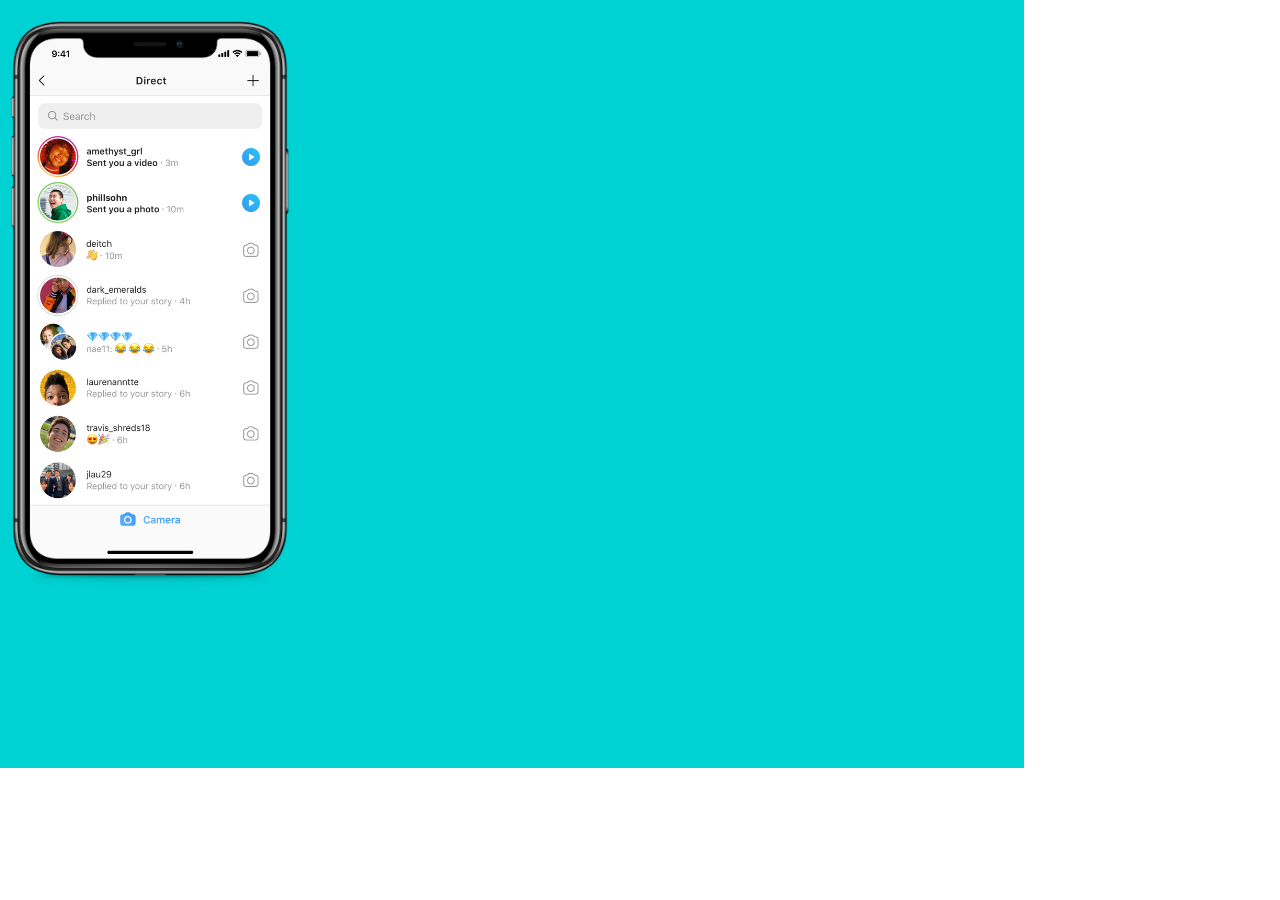
<file: canvas/index.html>
<!DOCTYPE html>
<html lang="en">
  <head>
    <meta charset="UTF-8" />
    <meta name="viewport" content="width=device-width, initial-scale=1.0" />
    <link rel="stylesheet" href="../styles/canvas.css" />
    <script src="../scripts/canvas.js"></script>
    <title>Mockup</title>
  </head>
  <body>
    <canvas id="canvasView">
      Ugh! Canvas not supported!
    </canvas>
  </body>
</html>
</file>
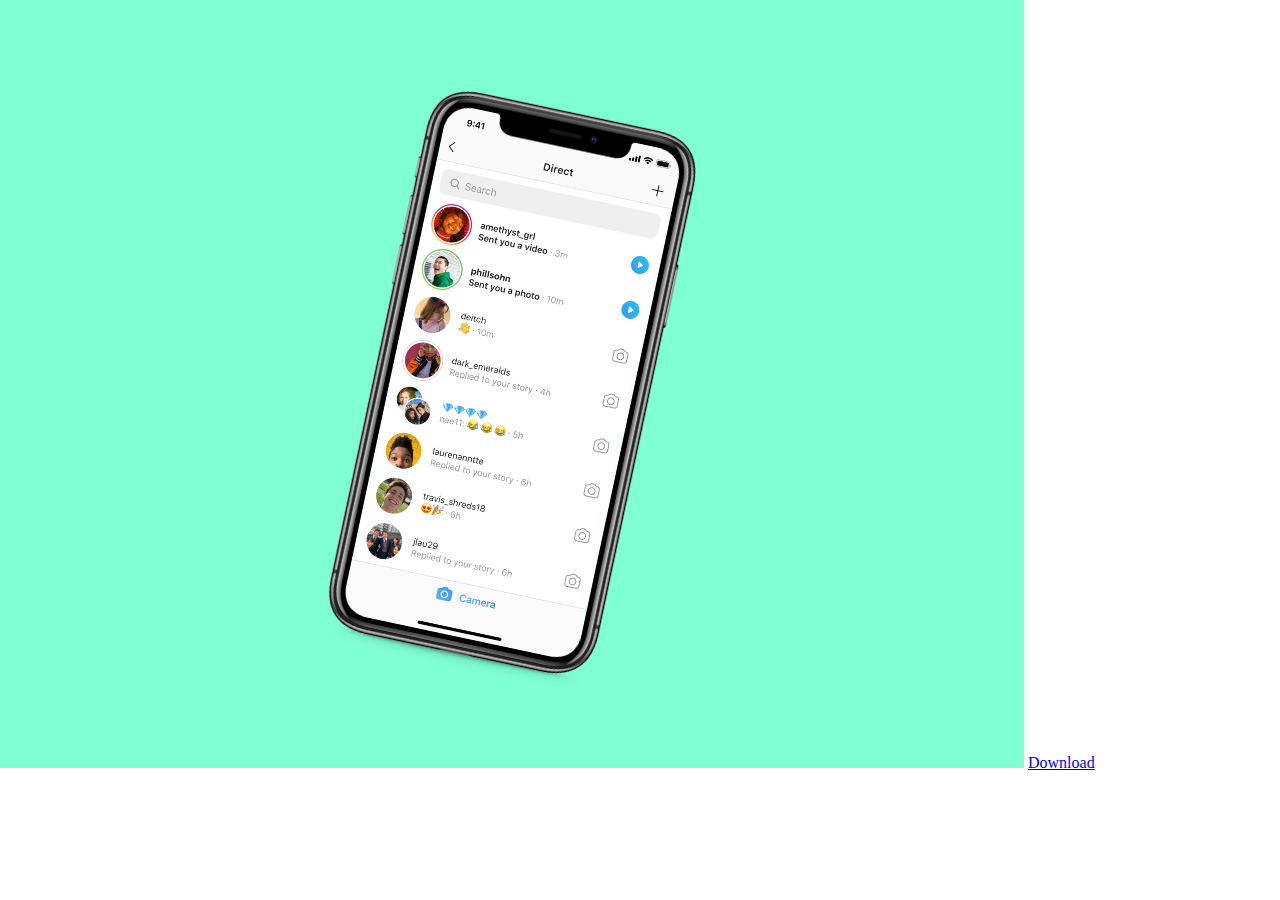
<file: dom-svg/index.html>
<!DOCTYPE html>
<html lang="en">
  <head>
    <meta charset="UTF-8" />
    <meta name="viewport" content="width=device-width, initial-scale=1.0" />
    <link rel="stylesheet" href="../styles/dom-svg.css" />
    <script src="../scripts/dom-svg.js"></script>
    <title>Mockup</title>
  </head>

  <body>
    <svg
      id="imageRender"
      fill="none"
      viewBox="0 0 1024 768"
      width="1024"
      height="768"
      xmlns="http://www.w3.org/2000/svg"
    >
      <foreignObject width="100%" height="100%">
        <div xmlns="http://www.w3.org/1999/xhtml">
          <div class="mockupContainer">
            <div class="phoneContainer">
              <div class="screenshotContainer">
                <img src="../image/sample.png" class="screenshot" />
              </div>
              <img src="../image/frame.png" class="frame" />
            </div>
          </div>
        </div>
      </foreignObject>
    </svg>
    <a id="download" href="#" download>Download</a>
  </body>
</html>
</file>
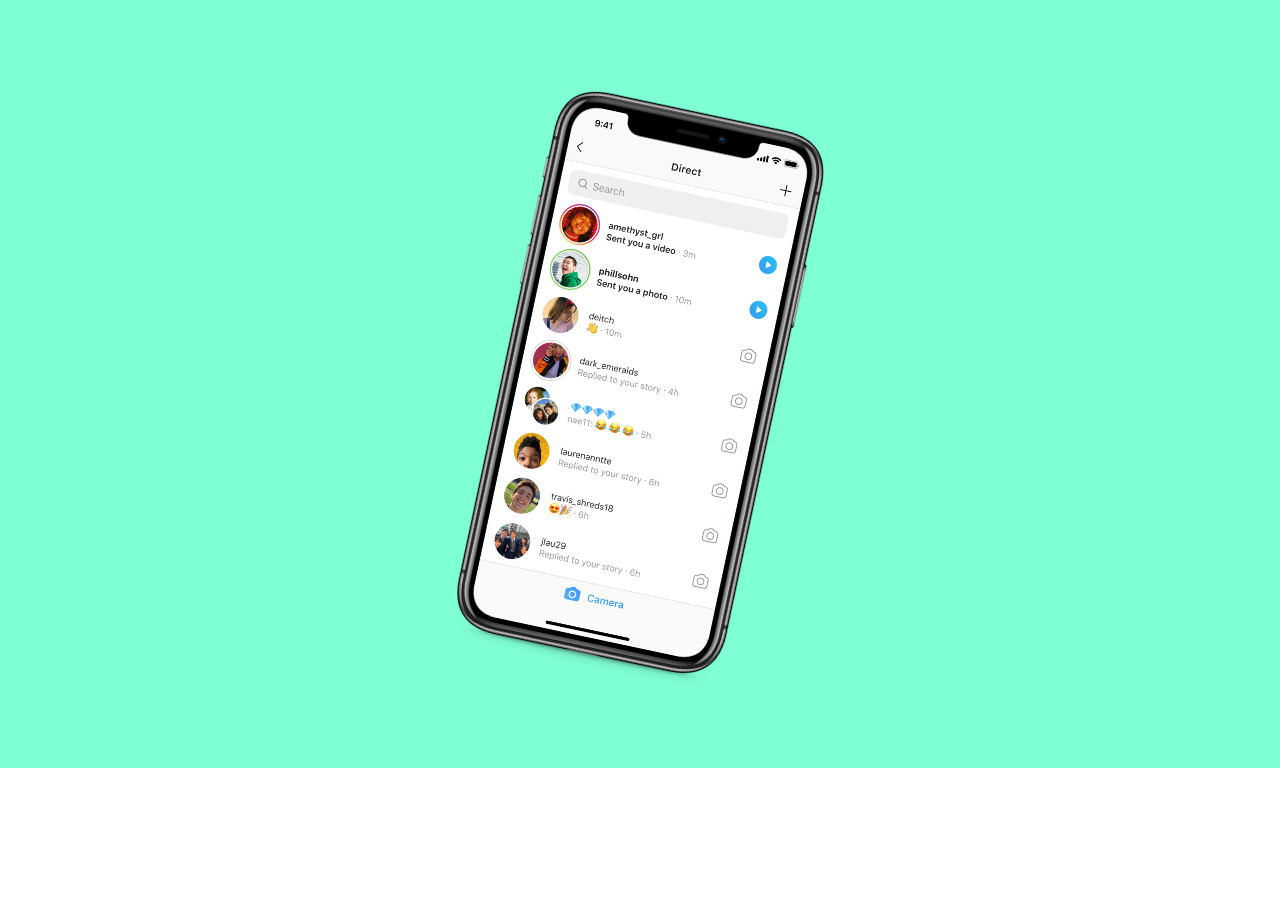
<file: dom/index.html>
<!DOCTYPE html>
<html lang="en">
  <head>
    <meta charset="UTF-8" />
    <meta name="viewport" content="width=device-width, initial-scale=1.0" />
    <link rel="stylesheet" href="../styles/dom.css" />
    <script src="https://html2canvas.hertzen.com/dist/html2canvas.min.js"></script>
    <script src="../scripts/dom.js"></script>
    <title>Mockup</title>
  </head>
  <body>
    <div id="mockupContainer" class="mockupContainer">
      <div class="phoneContainer">
        <div class="screenshotContainer">
          <img src="../image/sample.png" class="screenshot" />
        </div>
        <img src="../image/frame.png" class="frame" />
      </div>
    </div>
  </body>
</html>
</file>
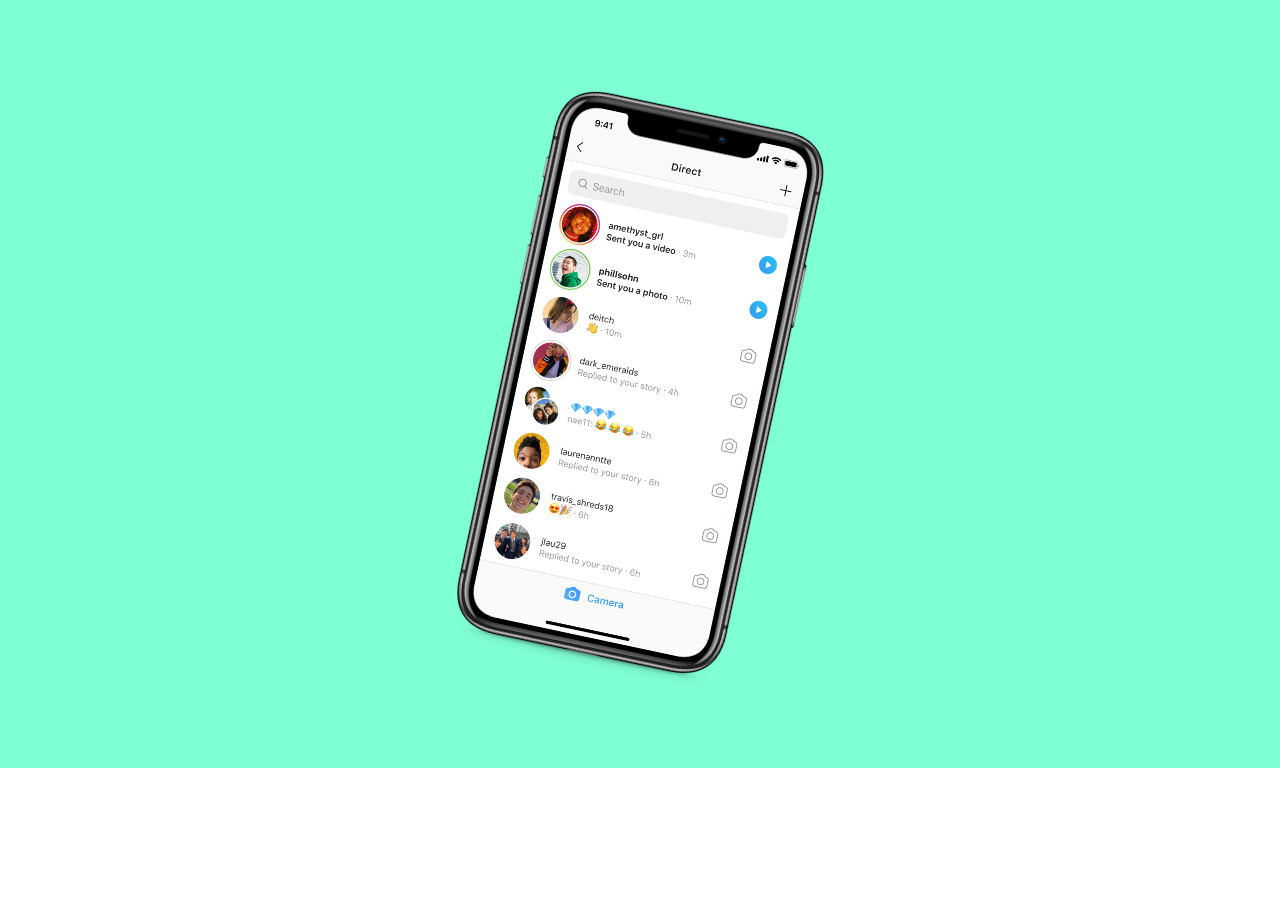
<file: dom-only.html>
<!DOCTYPE html>
<html lang="en">
  <head>
    <meta charset="UTF-8" />
    <meta name="viewport" content="width=device-width, initial-scale=1.0" />
    <link rel="stylesheet" href="style.css" />
    <title>Mockup</title>
  </head>
  <body>
    <div class="mockupContainer">
      <div class="phoneContainer">
        <div class="screenshotContainer">
          <img src="./sample.png" class="screenshot" />
        </div>
        <img src="./frame.png" class="frame" />
      </div>
    </div>
  </body>
</html>
</file>
<file: styles/canvas.css>
body {
  margin: 0px;
}

/* canvas {
  width: 100%;
  height: 768px;
} */
</file>
<file: styles/dom-svg.css>
body {
  margin: 0px;
}

.containerSvg {
}

.mockupContainer {
  background-color: aquamarine;
  height: 768px;
  display: flex;
  align-items: center;
  justify-content: center;
}

.phoneContainer {
  transform: rotate(12deg);
  width: 300px;
  height: 600px;
}

.frame {
  width: 300px;
  height: auto;
  position: absolute;
}

.screenshotContainer {
  position: absolute;
  width: 240px;
  height: 521px;
  background: #fff;
  margin-left: 30px;
  margin-top: 38px;
}

.screenshot {
  object-fit: cover;
  height: inherit;
  width: inherit;
}
</file>
<file: styles/dom.css>
body {
  margin: 0px;
}

.mockupContainer {
  background-color: aquamarine;
  height: 768px;
  display: flex;
  align-items: center;
  justify-content: center;
}

.phoneContainer {
  transform: rotate(12deg);
  width: 300px;
  height: 600px;
}

.frame {
  width: 300px;
  height: auto;
  position: absolute;
}

.screenshotContainer {
  position: absolute;
  width: 240px;
  height: 521px;
  background: #fff;
  margin-left: 30px;
  margin-top: 38px;
}

.screenshot {
  object-fit: cover;
  height: inherit;
  width: inherit;
}
</file>
<file: style.css>
body {
  margin: 0px;
}

.mockupContainer {
  background-color: aquamarine;
  height: 768px;
  display: flex;
  align-items: center;
  justify-content: center;
}

.phoneContainer {
  transform: rotate(12deg);
  width: 300px;
  height: 600px;
}

.frame {
  width: 300px;
  height: auto;
  position: absolute;
}

.screenshotContainer {
  position: absolute;
  width: 240px;
  height: 521px;
  background: #fff;
  margin-left: 30px;
  margin-top: 38px;
}

.screenshot {
  object-fit: cover;
  height: inherit;
  width: inherit;
}
</file>
